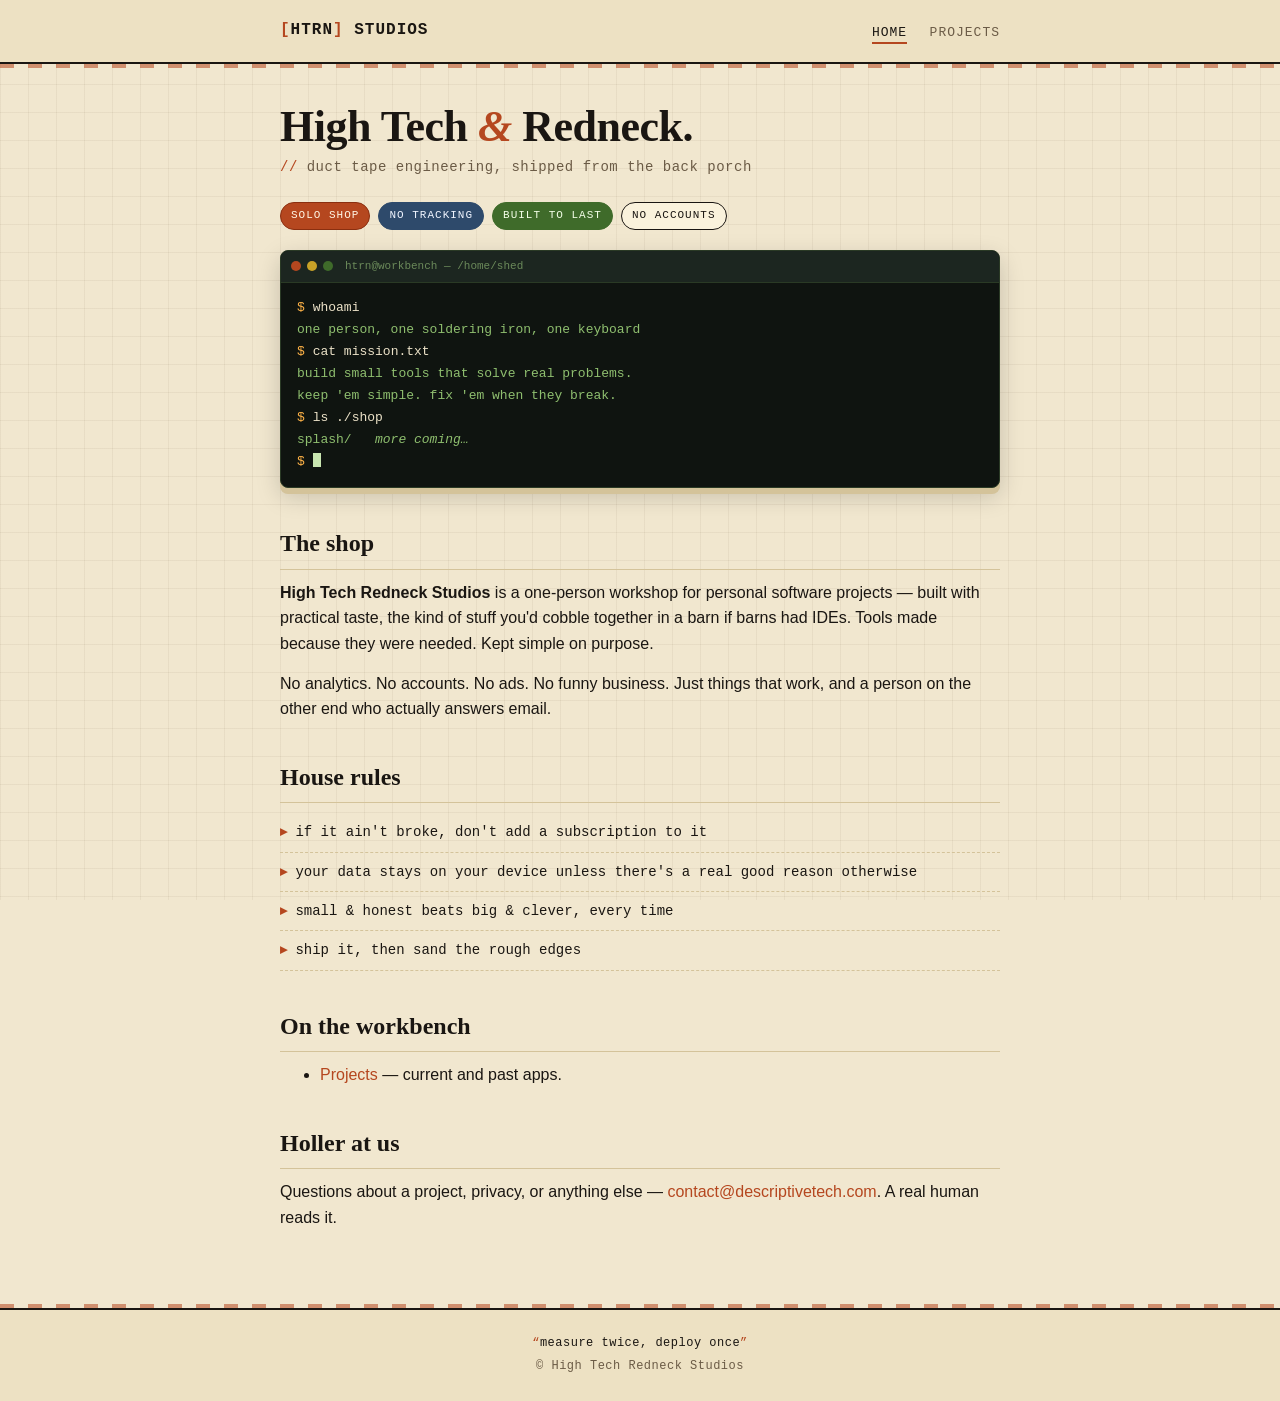
<file: index.html>
<!doctype html>
<html lang="en">
<head>
  <meta charset="utf-8" />
  <meta name="viewport" content="width=device-width,initial-scale=1" />
  <title>High Tech Redneck Studios</title>
  <meta name="description" content="A one-person workshop building small, useful software. Duct tape engineering for the modern porch." />
  <link rel="stylesheet" href="./style.css" />
</head>
<body>
  <header class="site">
    <div class="inner">
      <a class="brand" href="./"><span class="bracket">[</span>HTRN<span class="bracket">]</span> Studios</a>
      <nav>
        <a href="./" class="active">Home</a>
        <a href="./projects.html">Projects</a>
      </nav>
    </div>
  </header>

  <main class="wrap">
    <h1>High Tech <span class="ampersand">&amp;</span> Redneck.</h1>
    <p class="lead">duct tape engineering, shipped from the back porch</p>

    <div class="tags">
      <span class="tag rust">solo shop</span>
      <span class="tag denim">no tracking</span>
      <span class="tag moss">built to last</span>
      <span class="tag">no accounts</span>
    </div>

    <div class="terminal" aria-hidden="true">
      <div class="bar"><span class="dot"></span> htrn@workbench — /home/shed</div>
      <div class="body">
        <div><span class="prompt">$</span> <span class="cmd">whoami</span></div>
        <div class="out">one person, one soldering iron, one keyboard</div>
        <div><span class="prompt">$</span> <span class="cmd">cat mission.txt</span></div>
        <div class="out">build small tools that solve real problems.</div>
        <div class="out">keep 'em simple. fix 'em when they break.</div>
        <div><span class="prompt">$</span> <span class="cmd">ls ./shop</span></div>
        <div class="out">splash/  &nbsp; <em>more coming…</em></div>
        <div><span class="prompt">$</span> <span class="cursor"></span></div>
      </div>
    </div>

    <h2>The shop</h2>
    <p>
      <strong>High Tech Redneck Studios</strong> is a one-person workshop for personal
      software projects — built with practical taste, the kind of stuff you'd cobble
      together in a barn if barns had IDEs. Tools made because they were needed.
      Kept simple on purpose.
    </p>
    <p>
      No analytics. No accounts. No ads. No funny business. Just things that work,
      and a person on the other end who actually answers email.
    </p>

    <h2>House rules</h2>
    <ul class="workbench">
      <li>if it ain't broke, don't add a subscription to it</li>
      <li>your data stays on your device unless there's a real good reason otherwise</li>
      <li>small &amp; honest beats big &amp; clever, every time</li>
      <li>ship it, then sand the rough edges</li>
    </ul>

    <h2>On the workbench</h2>
    <ul>
      <li><a href="./projects.html">Projects</a> — current and past apps.</li>
    </ul>

    <h2>Holler at us</h2>
    <p>
      Questions about a project, privacy, or anything else —
      <a href="mailto:contact@descriptivetech.com">contact@descriptivetech.com</a>.
      A real human reads it.
    </p>
  </main>

  <footer class="site">
    <span class="motto">measure twice, deploy once</span>
    © High Tech Redneck Studios
  </footer>
</body>
</html>
</file>
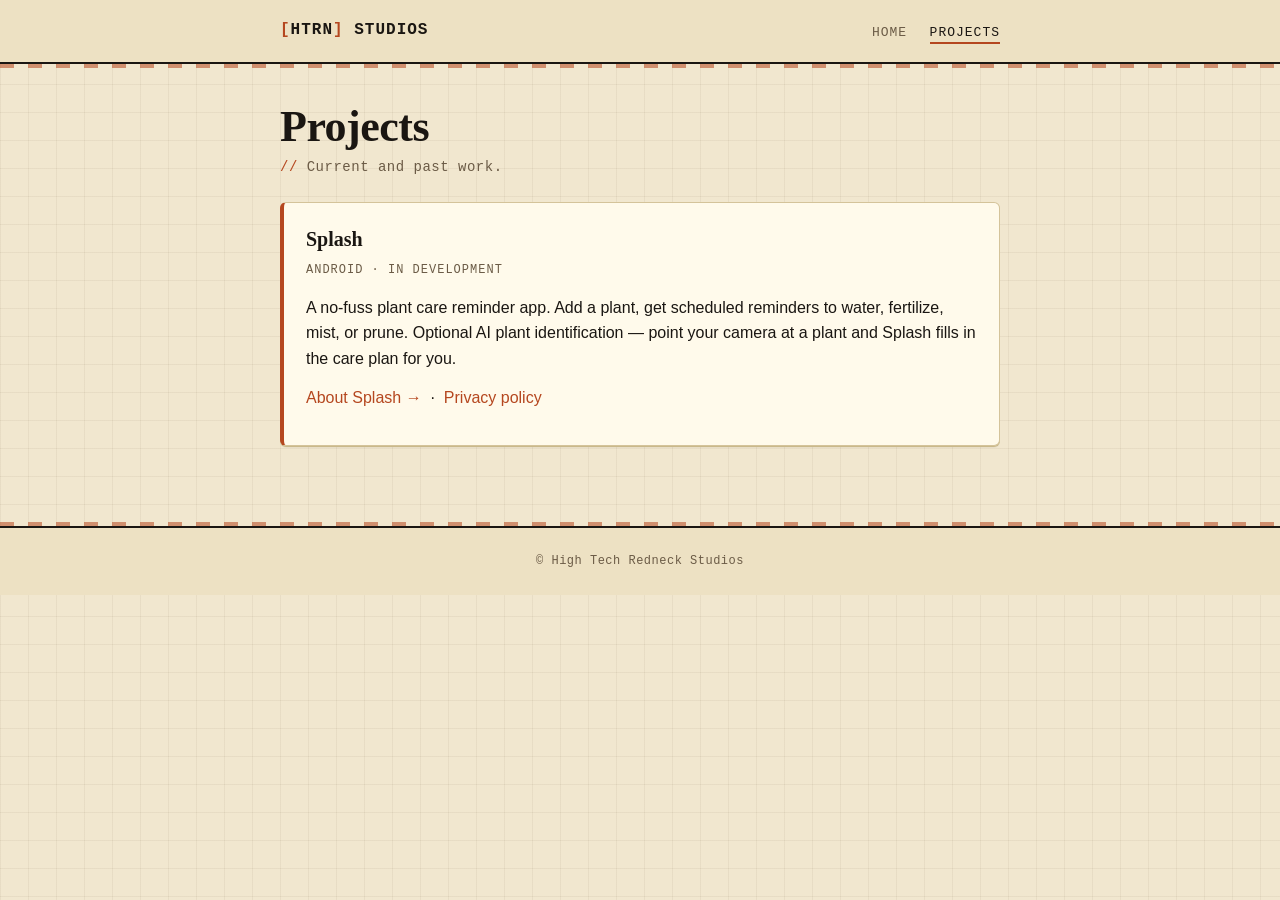
<file: projects.html>
<!doctype html>
<html lang="en">
<head>
  <meta charset="utf-8" />
  <meta name="viewport" content="width=device-width,initial-scale=1" />
  <title>Projects · High Tech Redneck Studios</title>
  <link rel="stylesheet" href="./style.css" />
</head>
<body>
  <header class="site">
    <div class="inner">
      <a class="brand" href="./"><span class="bracket">[</span>HTRN<span class="bracket">]</span> Studios</a>
      <nav>
        <a href="./">Home</a>
        <a href="./projects.html" class="active">Projects</a>
      </nav>
    </div>
  </header>

  <main class="wrap">
    <h1>Projects</h1>
    <p class="lead">Current and past work.</p>

    <div class="card">
      <h3><a href="./projects/splash.html">Splash</a></h3>
      <p class="meta">Android · in development</p>
      <p>
        A no-fuss plant care reminder app. Add a plant, get scheduled reminders to water,
        fertilize, mist, or prune. Optional AI plant identification — point your camera at
        a plant and Splash fills in the care plan for you.
      </p>
      <p>
        <a href="./projects/splash.html">About Splash →</a>
        &nbsp;·&nbsp;
        <a href="./projects/splash-privacy.html">Privacy policy</a>
      </p>
    </div>
  </main>

  <footer class="site">© High Tech Redneck Studios</footer>
</body>
</html>
</file>
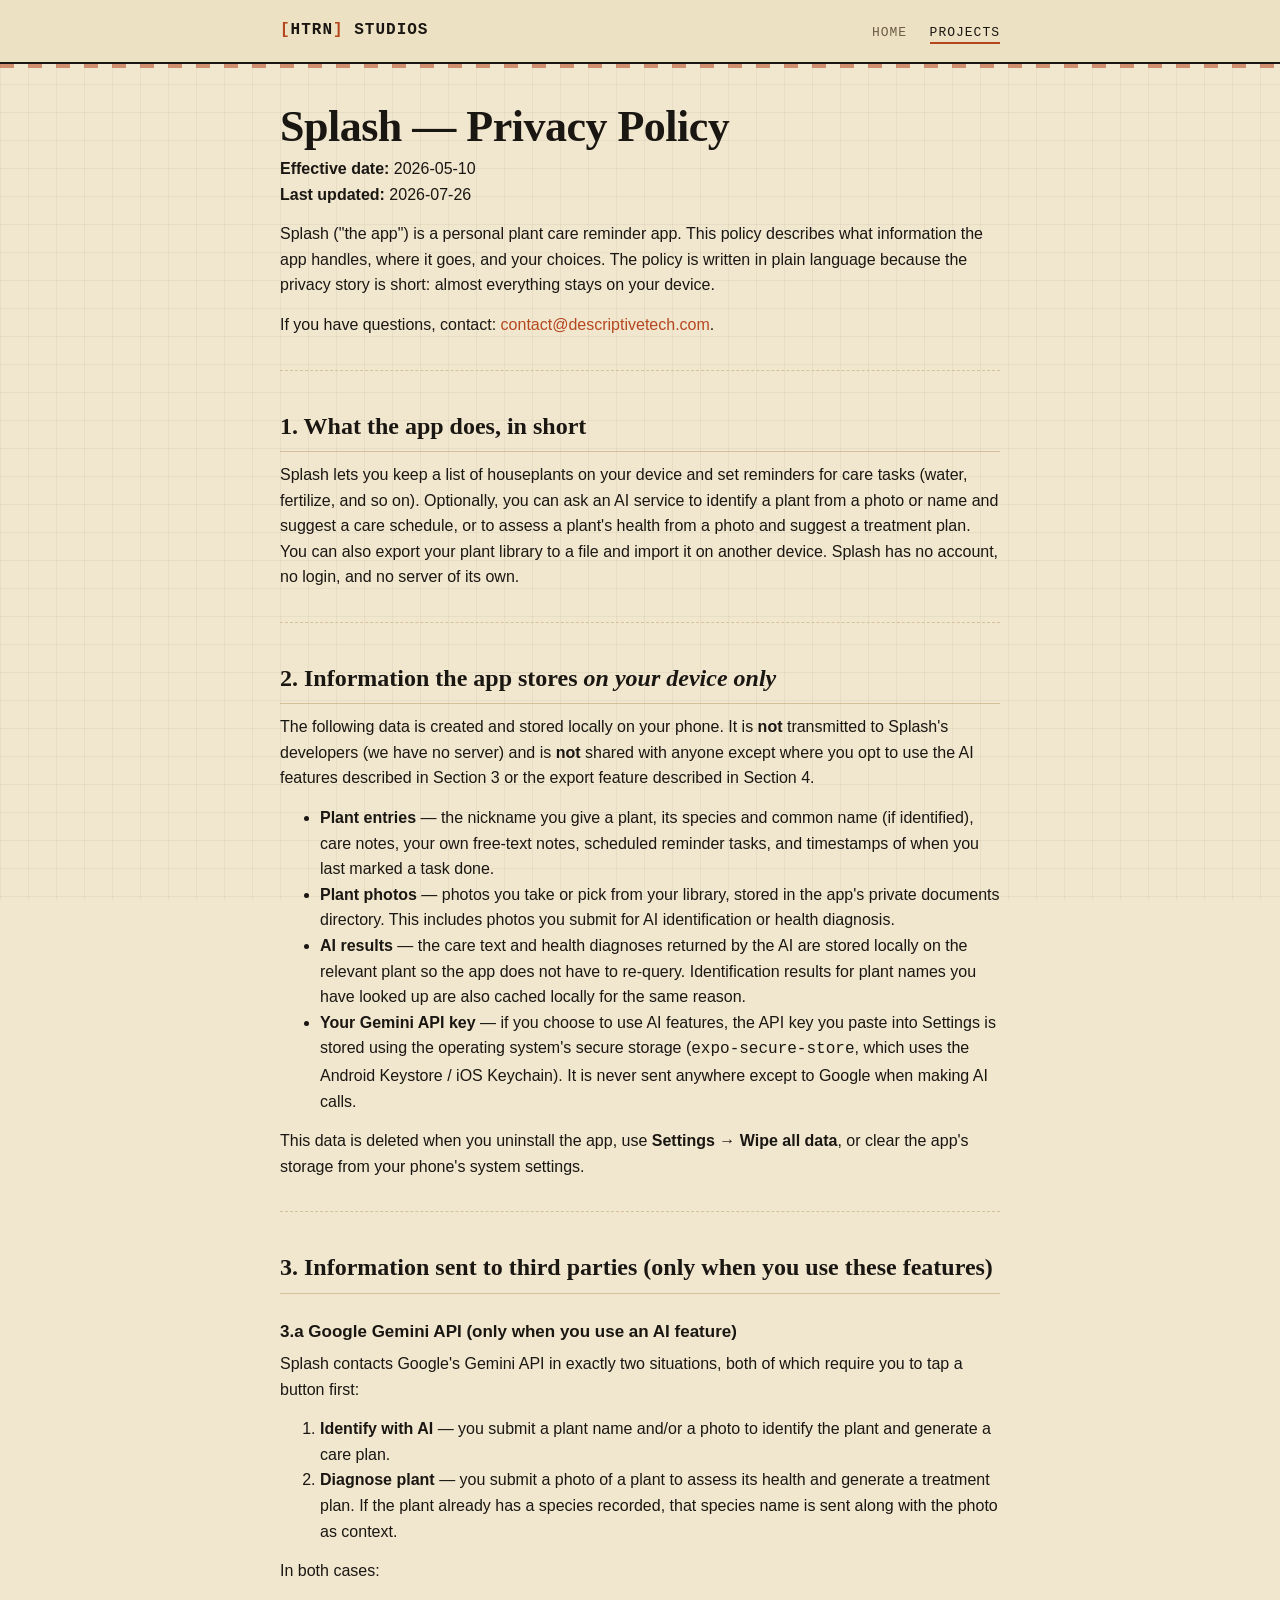
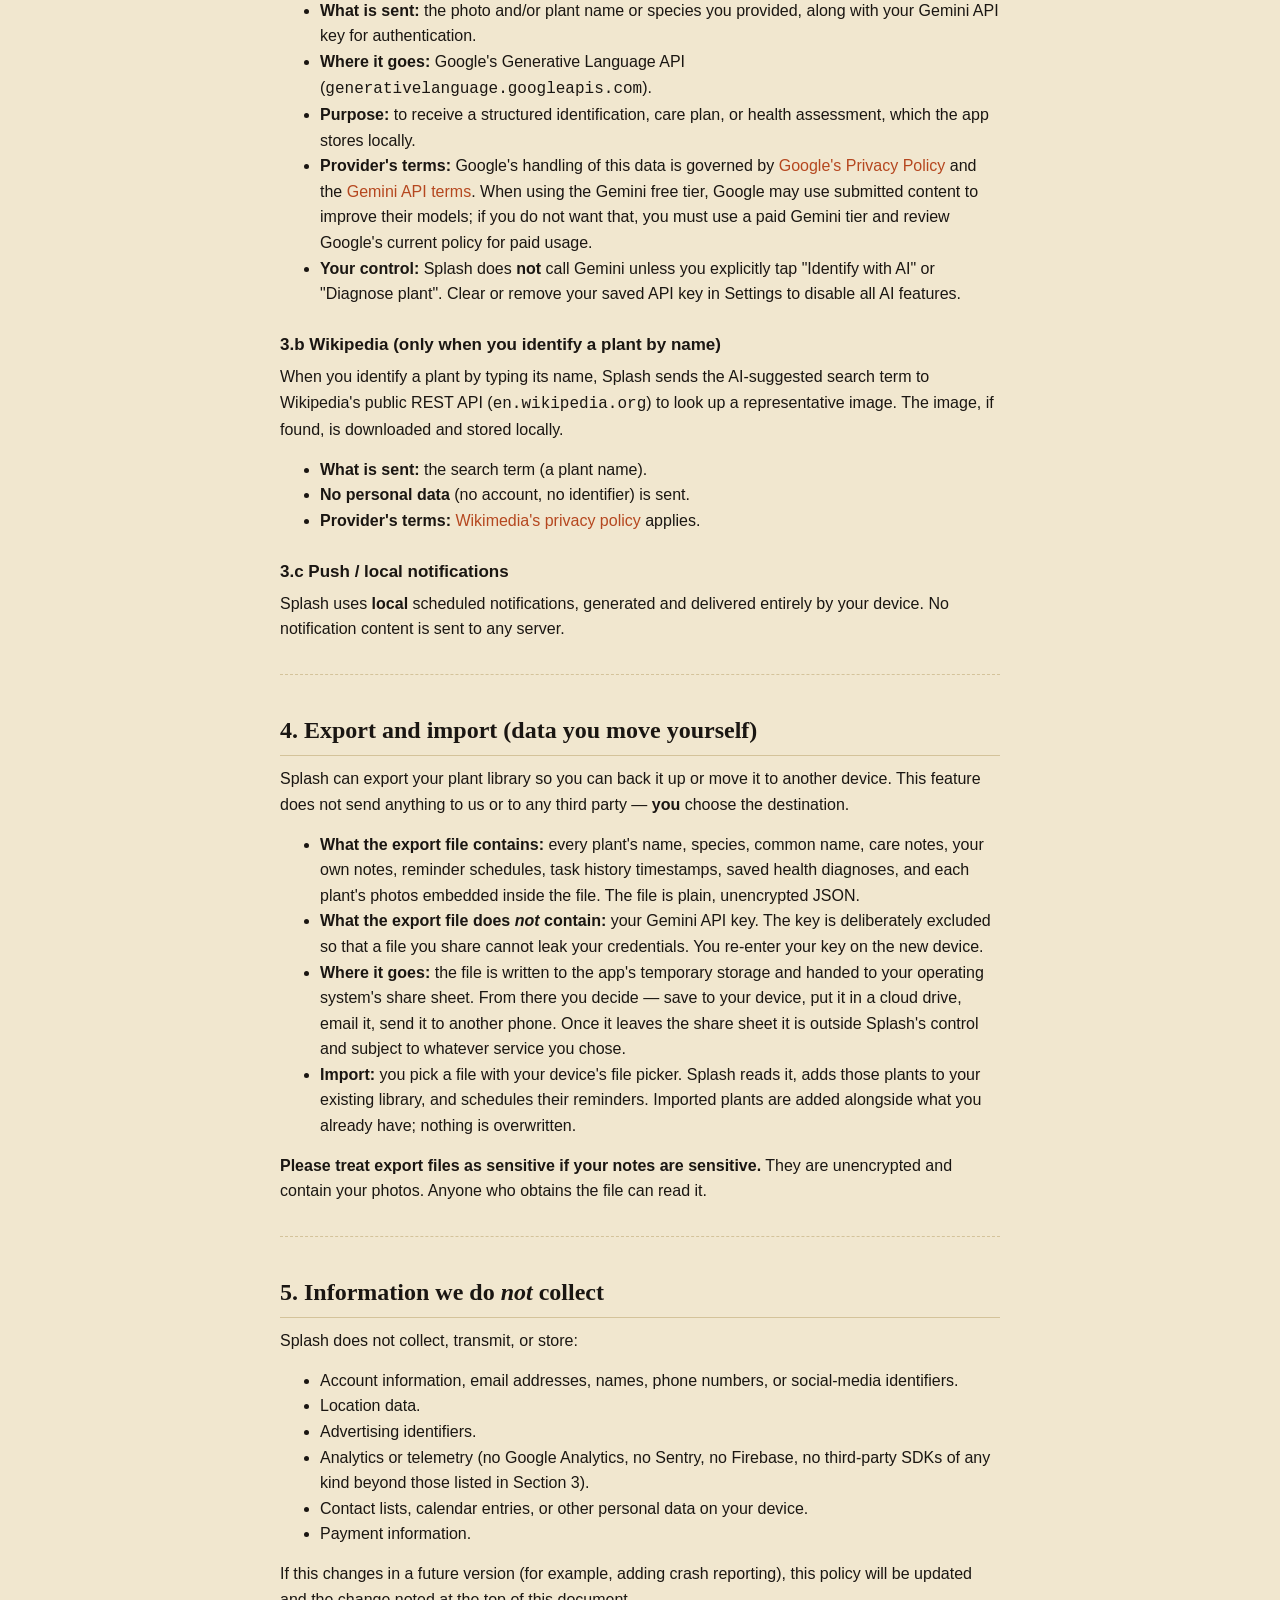
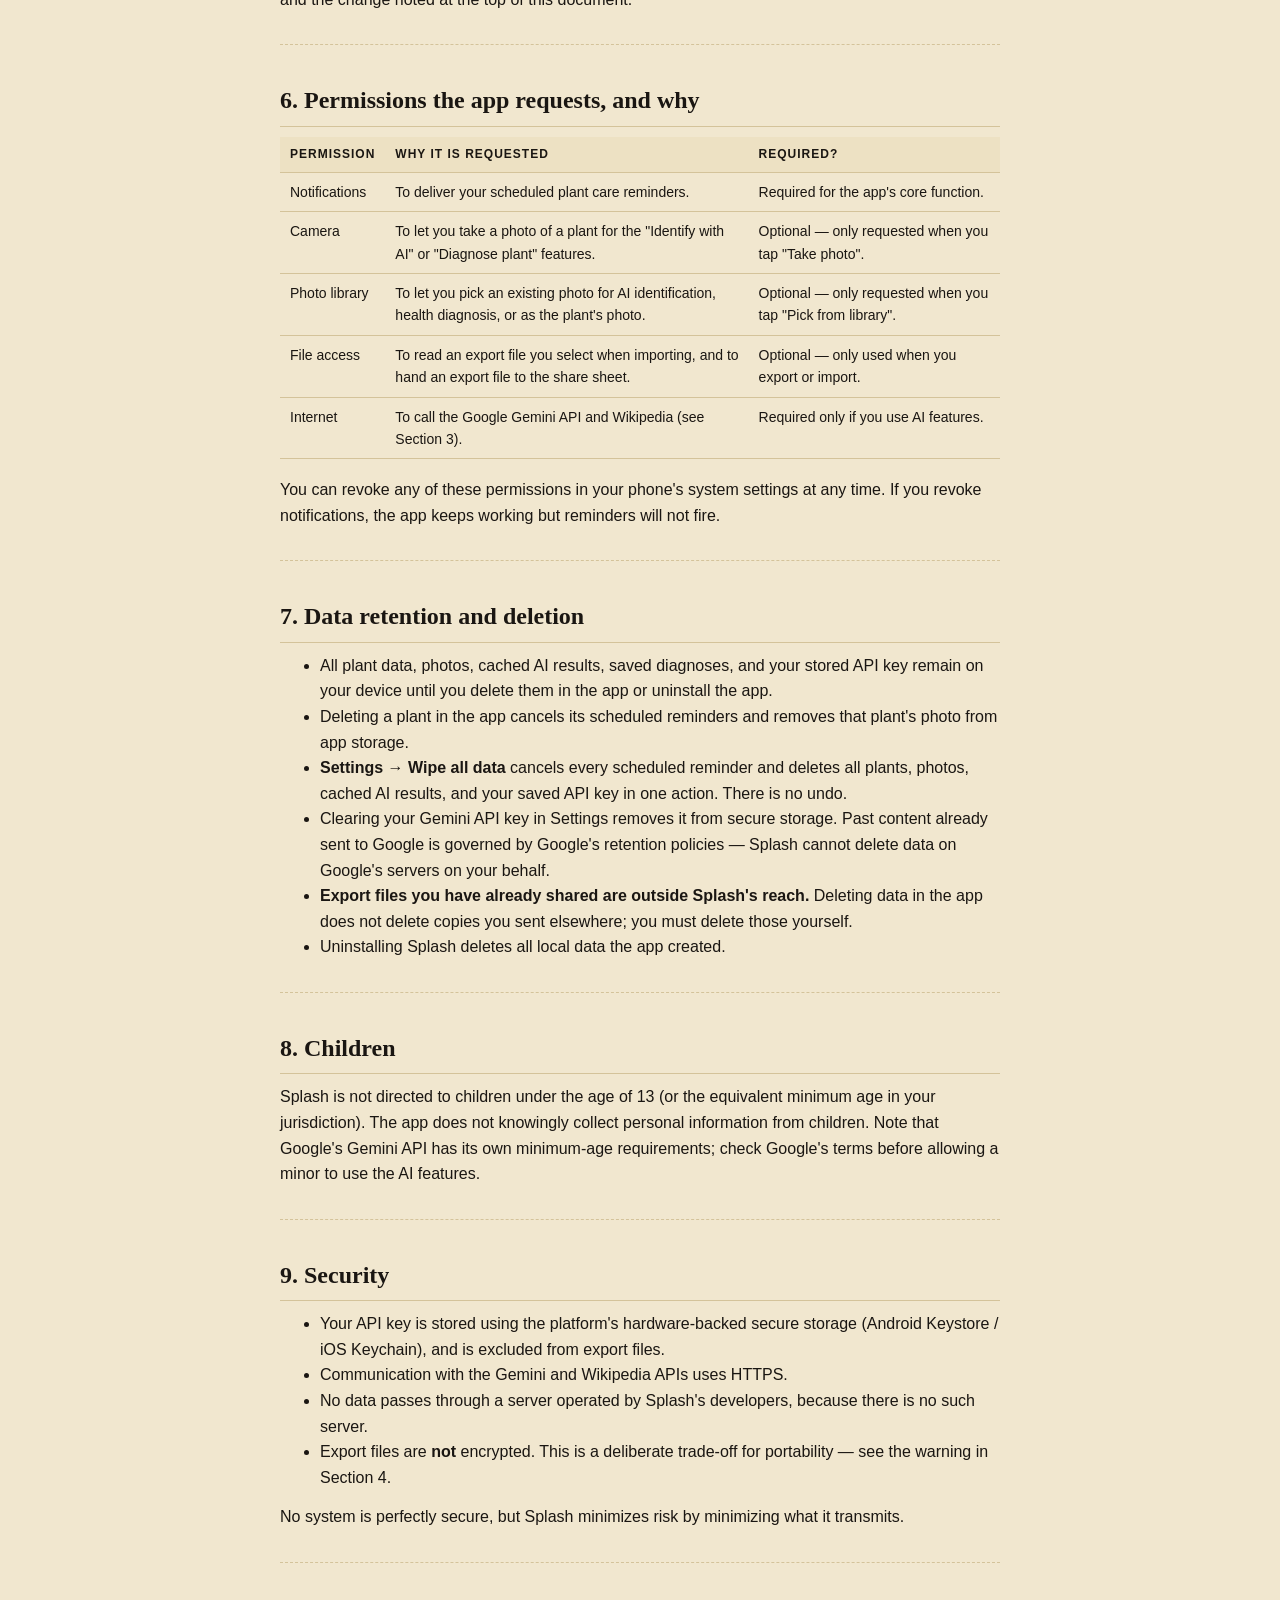
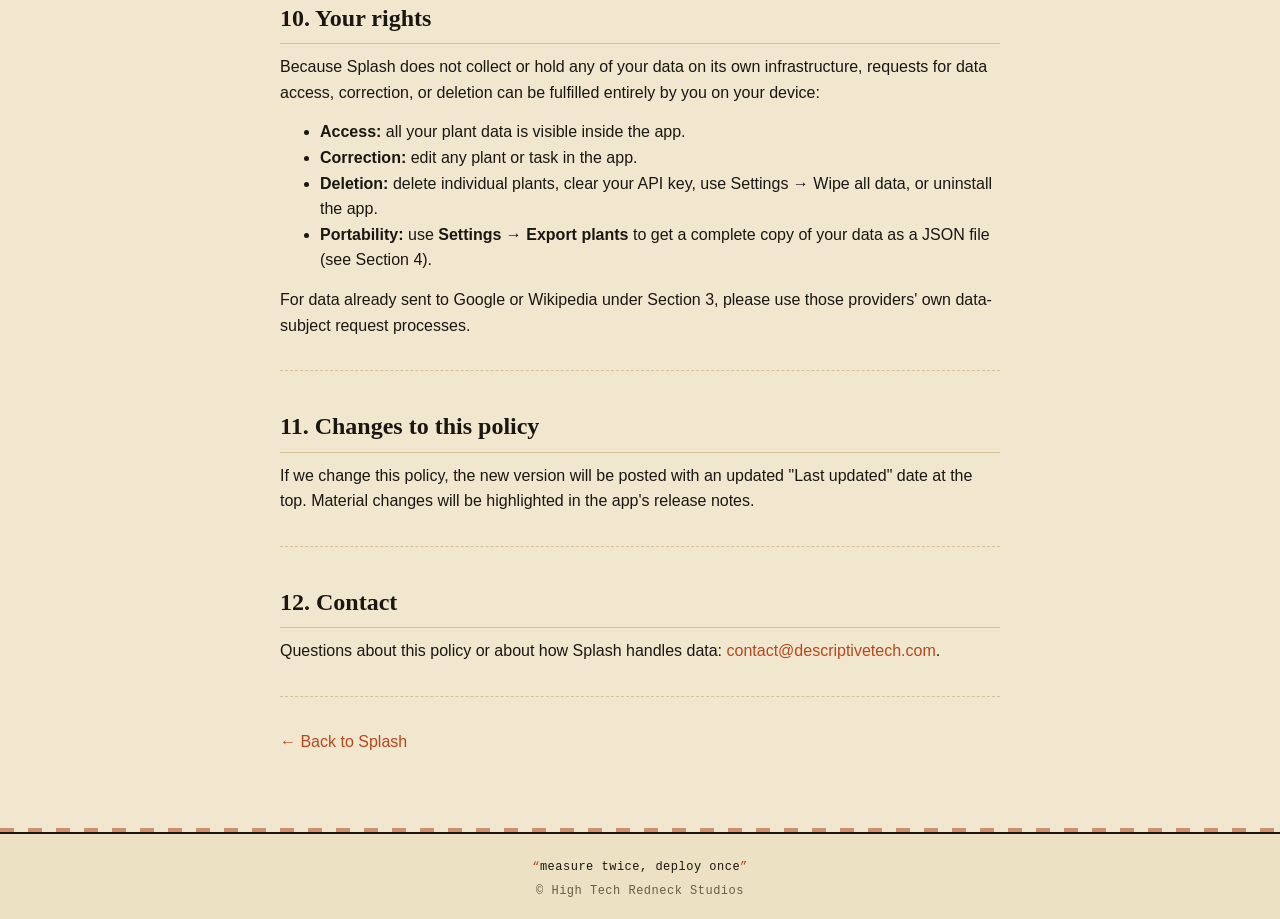
<file: projects/splash-privacy.html>
<!doctype html>
<html lang="en">
<head>
  <meta charset="utf-8" />
  <meta name="viewport" content="width=device-width,initial-scale=1" />
  <title>Splash — Privacy Policy · High Tech Redneck Studios</title>
  <meta name="description" content="Privacy policy for Splash, the plant care reminder app. Almost everything stays on your device." />
  <link rel="stylesheet" href="../style.css" />
</head>
<body>
  <header class="site">
    <div class="inner">
      <a class="brand" href="../"><span class="bracket">[</span>HTRN<span class="bracket">]</span> Studios</a>
      <nav>
        <a href="../">Home</a>
        <a href="../projects.html" class="active">Projects</a>
      </nav>
    </div>
  </header>

  <main class="wrap">
    <h1>Splash — Privacy Policy</h1>
    <p><strong>Effective date:</strong> 2026-05-10<br />
       <strong>Last updated:</strong> 2026-07-26</p>

    <p>
      Splash ("the app") is a personal plant care reminder app. This policy describes what
      information the app handles, where it goes, and your choices. The policy is written in
      plain language because the privacy story is short: almost everything stays on your device.
    </p>
    <p>If you have questions, contact: <a href="mailto:contact@descriptivetech.com">contact@descriptivetech.com</a>.</p>

    <hr />

    <h2>1. What the app does, in short</h2>
    <p>
      Splash lets you keep a list of houseplants on your device and set reminders for care tasks
      (water, fertilize, and so on). Optionally, you can ask an AI service to identify a plant
      from a photo or name and suggest a care schedule, or to assess a plant's health from a
      photo and suggest a treatment plan. You can also export your plant library to a file and
      import it on another device. Splash has no account, no login, and no server of its own.
    </p>

    <hr />

    <h2>2. Information the app stores <em>on your device only</em></h2>
    <p>
      The following data is created and stored locally on your phone. It is <strong>not</strong>
      transmitted to Splash's developers (we have no server) and is <strong>not</strong> shared
      with anyone except where you opt to use the AI features described in Section 3 or the
      export feature described in Section 4.
    </p>
    <ul>
      <li><strong>Plant entries</strong> — the nickname you give a plant, its species and common
        name (if identified), care notes, your own free-text notes, scheduled reminder tasks, and
        timestamps of when you last marked a task done.</li>
      <li><strong>Plant photos</strong> — photos you take or pick from your library, stored in
        the app's private documents directory. This includes photos you submit for AI
        identification or health diagnosis.</li>
      <li><strong>AI results</strong> — the care text and health diagnoses returned by the AI are
        stored locally on the relevant plant so the app does not have to re-query. Identification
        results for plant names you have looked up are also cached locally for the same reason.</li>
      <li><strong>Your Gemini API key</strong> — if you choose to use AI features, the API key
        you paste into Settings is stored using the operating system's secure storage
        (<code>expo-secure-store</code>, which uses the Android Keystore / iOS Keychain). It is
        never sent anywhere except to Google when making AI calls.</li>
    </ul>
    <p>
      This data is deleted when you uninstall the app, use <strong>Settings → Wipe all
      data</strong>, or clear the app's storage from your phone's system settings.
    </p>

    <hr />

    <h2>3. Information sent to third parties (only when you use these features)</h2>

    <h3>3.a Google Gemini API (only when you use an AI feature)</h3>
    <p>
      Splash contacts Google's Gemini API in exactly two situations, both of which require you to
      tap a button first:
    </p>
    <ol>
      <li><strong>Identify with AI</strong> — you submit a plant name and/or a photo to identify
        the plant and generate a care plan.</li>
      <li><strong>Diagnose plant</strong> — you submit a photo of a plant to assess its health
        and generate a treatment plan. If the plant already has a species recorded, that species
        name is sent along with the photo as context.</li>
    </ol>
    <p>In both cases:</p>
    <ul>
      <li><strong>What is sent:</strong> the photo and/or plant name or species you provided,
        along with your Gemini API key for authentication.</li>
      <li><strong>Where it goes:</strong> Google's Generative Language API
        (<code>generativelanguage.googleapis.com</code>).</li>
      <li><strong>Purpose:</strong> to receive a structured identification, care plan, or health
        assessment, which the app stores locally.</li>
      <li><strong>Provider's terms:</strong> Google's handling of this data is governed by
        <a href="https://policies.google.com/privacy">Google's Privacy Policy</a> and the
        <a href="https://ai.google.dev/gemini-api/terms">Gemini API terms</a>. When using the
        Gemini free tier, Google may use submitted content to improve their models; if you do
        not want that, you must use a paid Gemini tier and review Google's current policy for
        paid usage.</li>
      <li><strong>Your control:</strong> Splash does <strong>not</strong> call Gemini unless you
        explicitly tap "Identify with AI" or "Diagnose plant". Clear or remove your saved API key
        in Settings to disable all AI features.</li>
    </ul>

    <h3>3.b Wikipedia (only when you identify a plant by name)</h3>
    <p>
      When you identify a plant by typing its name, Splash sends the AI-suggested search term
      to Wikipedia's public REST API (<code>en.wikipedia.org</code>) to look up a representative
      image. The image, if found, is downloaded and stored locally.
    </p>
    <ul>
      <li><strong>What is sent:</strong> the search term (a plant name).</li>
      <li><strong>No personal data</strong> (no account, no identifier) is sent.</li>
      <li><strong>Provider's terms:</strong>
        <a href="https://foundation.wikimedia.org/wiki/Privacy_policy">Wikimedia's privacy policy</a> applies.</li>
    </ul>

    <h3>3.c Push / local notifications</h3>
    <p>
      Splash uses <strong>local</strong> scheduled notifications, generated and delivered
      entirely by your device. No notification content is sent to any server.
    </p>

    <hr />

    <h2>4. Export and import (data you move yourself)</h2>
    <p>
      Splash can export your plant library so you can back it up or move it to another device.
      This feature does not send anything to us or to any third party — <strong>you</strong>
      choose the destination.
    </p>
    <ul>
      <li><strong>What the export file contains:</strong> every plant's name, species, common
        name, care notes, your own notes, reminder schedules, task history timestamps, saved
        health diagnoses, and each plant's photos embedded inside the file. The file is plain,
        unencrypted JSON.</li>
      <li><strong>What the export file does <em>not</em> contain:</strong> your Gemini API key.
        The key is deliberately excluded so that a file you share cannot leak your credentials.
        You re-enter your key on the new device.</li>
      <li><strong>Where it goes:</strong> the file is written to the app's temporary storage and
        handed to your operating system's share sheet. From there you decide — save to your
        device, put it in a cloud drive, email it, send it to another phone. Once it leaves the
        share sheet it is outside Splash's control and subject to whatever service you chose.</li>
      <li><strong>Import:</strong> you pick a file with your device's file picker. Splash reads
        it, adds those plants to your existing library, and schedules their reminders. Imported
        plants are added alongside what you already have; nothing is overwritten.</li>
    </ul>
    <p>
      <strong>Please treat export files as sensitive if your notes are sensitive.</strong> They
      are unencrypted and contain your photos. Anyone who obtains the file can read it.
    </p>

    <hr />

    <h2>5. Information we do <em>not</em> collect</h2>
    <p>Splash does not collect, transmit, or store:</p>
    <ul>
      <li>Account information, email addresses, names, phone numbers, or social-media identifiers.</li>
      <li>Location data.</li>
      <li>Advertising identifiers.</li>
      <li>Analytics or telemetry (no Google Analytics, no Sentry, no Firebase, no third-party
        SDKs of any kind beyond those listed in Section 3).</li>
      <li>Contact lists, calendar entries, or other personal data on your device.</li>
      <li>Payment information.</li>
    </ul>
    <p>
      If this changes in a future version (for example, adding crash reporting), this policy
      will be updated and the change noted at the top of this document.
    </p>

    <hr />

    <h2>6. Permissions the app requests, and why</h2>
    <table>
      <thead>
        <tr><th>Permission</th><th>Why it is requested</th><th>Required?</th></tr>
      </thead>
      <tbody>
        <tr>
          <td>Notifications</td>
          <td>To deliver your scheduled plant care reminders.</td>
          <td>Required for the app's core function.</td>
        </tr>
        <tr>
          <td>Camera</td>
          <td>To let you take a photo of a plant for the "Identify with AI" or "Diagnose plant" features.</td>
          <td>Optional — only requested when you tap "Take photo".</td>
        </tr>
        <tr>
          <td>Photo library</td>
          <td>To let you pick an existing photo for AI identification, health diagnosis, or as the plant's photo.</td>
          <td>Optional — only requested when you tap "Pick from library".</td>
        </tr>
        <tr>
          <td>File access</td>
          <td>To read an export file you select when importing, and to hand an export file to the share sheet.</td>
          <td>Optional — only used when you export or import.</td>
        </tr>
        <tr>
          <td>Internet</td>
          <td>To call the Google Gemini API and Wikipedia (see Section 3).</td>
          <td>Required only if you use AI features.</td>
        </tr>
      </tbody>
    </table>
    <p>
      You can revoke any of these permissions in your phone's system settings at any time. If
      you revoke notifications, the app keeps working but reminders will not fire.
    </p>

    <hr />

    <h2>7. Data retention and deletion</h2>
    <ul>
      <li>All plant data, photos, cached AI results, saved diagnoses, and your stored API key
        remain on your device until you delete them in the app or uninstall the app.</li>
      <li>Deleting a plant in the app cancels its scheduled reminders and removes that plant's
        photo from app storage.</li>
      <li><strong>Settings → Wipe all data</strong> cancels every scheduled reminder and deletes
        all plants, photos, cached AI results, and your saved API key in one action. There is no
        undo.</li>
      <li>Clearing your Gemini API key in Settings removes it from secure storage. Past content
        already sent to Google is governed by Google's retention policies — Splash cannot delete
        data on Google's servers on your behalf.</li>
      <li><strong>Export files you have already shared are outside Splash's reach.</strong>
        Deleting data in the app does not delete copies you sent elsewhere; you must delete those
        yourself.</li>
      <li>Uninstalling Splash deletes all local data the app created.</li>
    </ul>

    <hr />

    <h2>8. Children</h2>
    <p>
      Splash is not directed to children under the age of 13 (or the equivalent minimum age in
      your jurisdiction). The app does not knowingly collect personal information from children.
      Note that Google's Gemini API has its own minimum-age requirements; check Google's terms
      before allowing a minor to use the AI features.
    </p>

    <hr />

    <h2>9. Security</h2>
    <ul>
      <li>Your API key is stored using the platform's hardware-backed secure storage (Android
        Keystore / iOS Keychain), and is excluded from export files.</li>
      <li>Communication with the Gemini and Wikipedia APIs uses HTTPS.</li>
      <li>No data passes through a server operated by Splash's developers, because there is no
        such server.</li>
      <li>Export files are <strong>not</strong> encrypted. This is a deliberate trade-off for
        portability — see the warning in Section 4.</li>
    </ul>
    <p>No system is perfectly secure, but Splash minimizes risk by minimizing what it transmits.</p>

    <hr />

    <h2>10. Your rights</h2>
    <p>
      Because Splash does not collect or hold any of your data on its own infrastructure,
      requests for data access, correction, or deletion can be fulfilled entirely by you on your
      device:
    </p>
    <ul>
      <li><strong>Access:</strong> all your plant data is visible inside the app.</li>
      <li><strong>Correction:</strong> edit any plant or task in the app.</li>
      <li><strong>Deletion:</strong> delete individual plants, clear your API key, use Settings →
        Wipe all data, or uninstall the app.</li>
      <li><strong>Portability:</strong> use <strong>Settings → Export plants</strong> to get a
        complete copy of your data as a JSON file (see Section 4).</li>
    </ul>
    <p>
      For data already sent to Google or Wikipedia under Section 3, please use those providers'
      own data-subject request processes.
    </p>

    <hr />

    <h2>11. Changes to this policy</h2>
    <p>
      If we change this policy, the new version will be posted with an updated "Last updated"
      date at the top. Material changes will be highlighted in the app's release notes.
    </p>

    <hr />

    <h2>12. Contact</h2>
    <p>
      Questions about this policy or about how Splash handles data:
      <a href="mailto:contact@descriptivetech.com">contact@descriptivetech.com</a>.
    </p>

    <hr />

    <p><a href="./splash.html">← Back to Splash</a></p>
  </main>

  <footer class="site">
    <span class="motto">measure twice, deploy once</span>
    © High Tech Redneck Studios
  </footer>
</body>
</html>
</file>
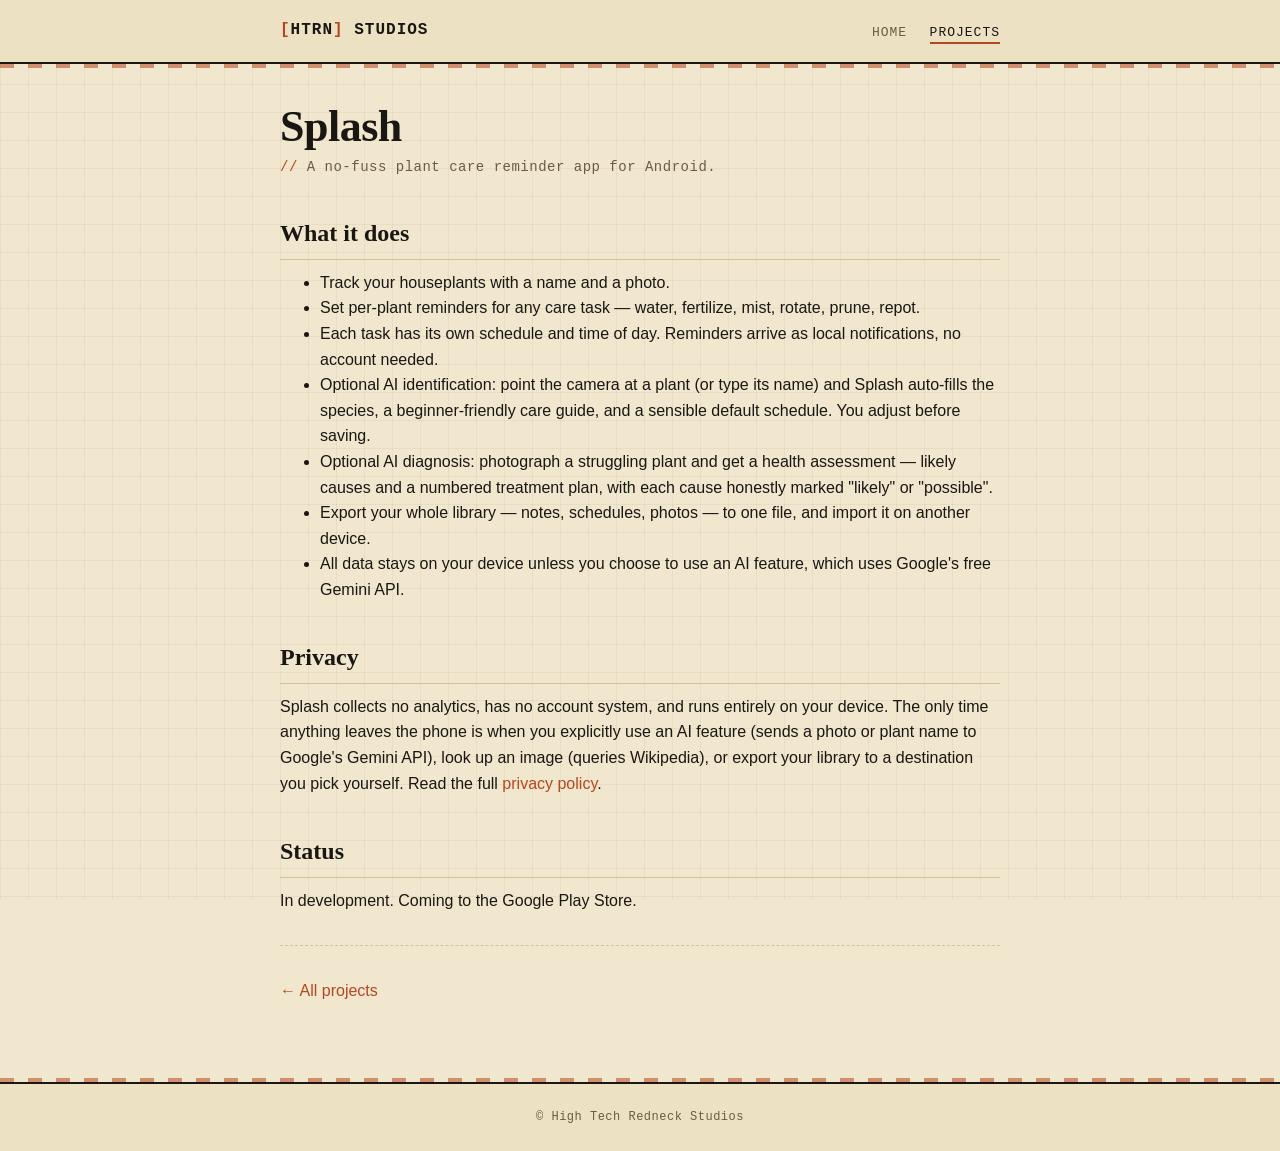
<file: projects/splash.html>
<!doctype html>
<html lang="en">
<head>
  <meta charset="utf-8" />
  <meta name="viewport" content="width=device-width,initial-scale=1" />
  <title>Splash · High Tech Redneck Studios</title>
  <link rel="stylesheet" href="../style.css" />
</head>
<body>
  <header class="site">
    <div class="inner">
      <a class="brand" href="../"><span class="bracket">[</span>HTRN<span class="bracket">]</span> Studios</a>
      <nav>
        <a href="../">Home</a>
        <a href="../projects.html" class="active">Projects</a>
      </nav>
    </div>
  </header>

  <main class="wrap">
    <h1>Splash</h1>
    <p class="lead">A no-fuss plant care reminder app for Android.</p>

    <h2>What it does</h2>
    <ul>
      <li>Track your houseplants with a name and a photo.</li>
      <li>Set per-plant reminders for any care task — water, fertilize, mist, rotate, prune, repot.</li>
      <li>Each task has its own schedule and time of day. Reminders arrive as local notifications, no account needed.</li>
      <li>Optional AI identification: point the camera at a plant (or type its name) and Splash auto-fills the species, a beginner-friendly care guide, and a sensible default schedule. You adjust before saving.</li>
      <li>Optional AI diagnosis: photograph a struggling plant and get a health assessment — likely causes and a numbered treatment plan, with each cause honestly marked "likely" or "possible".</li>
      <li>Export your whole library — notes, schedules, photos — to one file, and import it on another device.</li>
      <li>All data stays on your device unless you choose to use an AI feature, which uses Google's free Gemini API.</li>
    </ul>

    <h2>Privacy</h2>
    <p>
      Splash collects no analytics, has no account system, and runs entirely on your device.
      The only time anything leaves the phone is when you explicitly use an AI feature
      (sends a photo or plant name to Google's Gemini API), look up an image (queries
      Wikipedia), or export your library to a destination you pick yourself. Read the full
      <a href="./splash-privacy.html">privacy policy</a>.
    </p>

    <h2>Status</h2>
    <p>In development. Coming to the Google Play Store.</p>

    <hr />
    <p><a href="../projects.html">← All projects</a></p>
  </main>

  <footer class="site">© High Tech Redneck Studios</footer>
</body>
</html>
</file>
<file: style.css>
:root {
  --bg: #f1e7cf;
  --bg-tint: #ede1c3;
  --paper: #faf2dc;
  --ink: #1a1612;
  --muted: #6b5b46;
  --rust: #b5471f;
  --rust-dark: #8a2f10;
  --denim: #2e4a6b;
  --moss: #3f6b2a;
  --rule: #d4c39a;
  --card: #fffaeb;
  --shadow: 0 1px 0 #c9b88a, 0 2px 0 rgba(0,0,0,0.04);
  --grid: rgba(80, 60, 30, 0.06);
}

@media (prefers-color-scheme: dark) {
  :root {
    --bg: #15130f;
    --bg-tint: #1c1916;
    --paper: #1f1c17;
    --ink: #ece2c8;
    --muted: #9c8b6b;
    --rust: #e07042;
    --rust-dark: #b5471f;
    --denim: #7aa4d6;
    --moss: #8bc46a;
    --rule: #3a3225;
    --card: #1e1b16;
    --shadow: 0 1px 0 #000;
    --grid: rgba(255, 220, 150, 0.04);
  }
}

* { box-sizing: border-box; }

html, body {
  margin: 0;
  padding: 0;
  background: var(--bg);
  color: var(--ink);
  font: 16px/1.6 -apple-system, BlinkMacSystemFont, "Segoe UI", Roboto, "Helvetica Neue", Arial, sans-serif;
  background-image:
    linear-gradient(var(--grid) 1px, transparent 1px),
    linear-gradient(90deg, var(--grid) 1px, transparent 1px);
  background-size: 28px 28px, 28px 28px;
  background-attachment: fixed;
}

a { color: var(--rust); text-decoration: none; border-bottom: 1px dashed transparent; }
a:hover { border-bottom-color: var(--rust); }

.wrap {
  max-width: 760px;
  margin: 0 auto;
  padding: 28px 20px 64px;
}

/* ---------- header ---------- */
header.site {
  border-bottom: 2px solid var(--ink);
  background: var(--bg-tint);
  position: relative;
}
header.site::after {
  content: "";
  position: absolute;
  left: 0; right: 0; bottom: -6px;
  height: 4px;
  background: repeating-linear-gradient(
    90deg,
    var(--rust) 0 14px,
    transparent 14px 28px
  );
  opacity: 0.55;
}
header.site .inner {
  max-width: 760px;
  margin: 0 auto;
  padding: 18px 20px;
  display: flex;
  align-items: center;
  justify-content: space-between;
  flex-wrap: wrap;
  gap: 12px;
}
header.site .brand {
  font-family: "Courier New", ui-monospace, Consolas, monospace;
  font-weight: 700;
  font-size: 16px;
  color: var(--ink);
  letter-spacing: 1px;
  text-transform: uppercase;
  border-bottom: none;
}
header.site .brand .bracket { color: var(--rust); }
header.site nav a {
  margin-left: 18px;
  color: var(--muted);
  font-family: ui-monospace, "Courier New", Consolas, monospace;
  font-size: 13px;
  text-transform: uppercase;
  letter-spacing: 1px;
  border-bottom: none;
}
header.site nav a:hover,
header.site nav a.active {
  color: var(--ink);
  border-bottom: 2px solid var(--rust);
  padding-bottom: 2px;
}

/* ---------- type ---------- */
h1 {
  font-family: Georgia, "Times New Roman", serif;
  font-weight: 900;
  font-size: 44px;
  line-height: 1.05;
  margin: 12px 0 6px;
  letter-spacing: -0.5px;
  color: var(--ink);
}
h1 .ampersand { color: var(--rust); font-style: italic; }
h2 {
  font-family: Georgia, serif;
  font-size: 24px;
  margin: 36px 0 10px;
  padding-bottom: 6px;
  border-bottom: 1px solid var(--rule);
}
h3 { font-size: 17px; margin: 24px 0 6px; }
p, ul, ol { margin: 0 0 14px; }
hr { border: none; border-top: 1px dashed var(--rule); margin: 32px 0; }

.lead {
  font-family: ui-monospace, "Courier New", Consolas, monospace;
  font-size: 14px;
  color: var(--muted);
  margin-bottom: 24px;
  letter-spacing: 0.5px;
}
.lead::before { content: "// "; color: var(--rust); }

/* ---------- terminal banner ---------- */
.terminal {
  background: #0f1410;
  color: #c8e6b0;
  border: 1px solid #2a3a25;
  border-radius: 8px;
  font-family: ui-monospace, "Courier New", Consolas, monospace;
  font-size: 13px;
  line-height: 1.7;
  padding: 0;
  margin: 18px 0 28px;
  box-shadow: 0 6px 0 var(--rule), 0 8px 24px rgba(0,0,0,0.18);
  overflow: hidden;
}
.terminal .bar {
  background: #1c2620;
  border-bottom: 1px solid #2a3a25;
  padding: 6px 10px;
  display: flex;
  align-items: center;
  gap: 6px;
  color: #6b8a5a;
  font-size: 11px;
}
.terminal .bar .dot {
  width: 10px; height: 10px; border-radius: 50%;
  background: #b5471f;
  box-shadow: 16px 0 0 #c9a227, 32px 0 0 #3f6b2a;
  margin-right: 38px;
}
.terminal .body { padding: 14px 16px; }
.terminal .prompt { color: #ffb347; }
.terminal .cmd { color: #ece2c8; }
.terminal .out { color: #8fbf6f; }
.terminal .cursor {
  display: inline-block;
  width: 8px; height: 14px;
  background: #c8e6b0;
  vertical-align: -2px;
  animation: blink 1.05s steps(1) infinite;
}
@keyframes blink { 50% { opacity: 0; } }

/* ---------- shop tags / badges ---------- */
.tags { display: flex; flex-wrap: wrap; gap: 8px; margin: 6px 0 20px; }
.tag {
  font-family: ui-monospace, "Courier New", Consolas, monospace;
  font-size: 11px;
  text-transform: uppercase;
  letter-spacing: 1px;
  padding: 4px 10px;
  border: 1px solid var(--ink);
  border-radius: 999px;
  background: var(--paper);
  color: var(--ink);
}
.tag.rust { background: var(--rust); color: #fff7e6; border-color: var(--rust-dark); }
.tag.denim { background: var(--denim); color: #f0f5ff; border-color: var(--denim); }
.tag.moss { background: var(--moss); color: #f4ffe8; border-color: var(--moss); }

/* ---------- cards ---------- */
.card {
  background: var(--card);
  border: 1px solid var(--rule);
  border-left: 4px solid var(--rust);
  border-radius: 6px;
  padding: 20px 22px;
  margin-bottom: 16px;
  box-shadow: var(--shadow);
}
.card h3 { margin-top: 0; font-family: Georgia, serif; font-size: 20px; }
.card h3 a { color: var(--ink); border-bottom: none; }
.card h3 a:hover { color: var(--rust); }
.card .meta {
  color: var(--muted);
  font-size: 12px;
  font-family: ui-monospace, "Courier New", Consolas, monospace;
  text-transform: uppercase;
  letter-spacing: 1px;
}

/* ---------- workbench list ---------- */
.workbench { list-style: none; padding: 0; margin: 0 0 14px; }
.workbench li {
  padding: 8px 0;
  border-bottom: 1px dashed var(--rule);
  font-family: ui-monospace, "Courier New", Consolas, monospace;
  font-size: 14px;
}
.workbench li::before {
  content: "▸ ";
  color: var(--rust);
  font-weight: bold;
}

/* ---------- tables ---------- */
table {
  border-collapse: collapse;
  width: 100%;
  margin: 8px 0 18px;
  font-size: 14px;
}
th, td {
  text-align: left;
  padding: 8px 10px;
  border-bottom: 1px solid var(--rule);
  vertical-align: top;
}
th {
  background: var(--bg-tint);
  font-weight: 700;
  text-transform: uppercase;
  font-size: 12px;
  letter-spacing: 1px;
}

/* ---------- footer ---------- */
footer.site {
  border-top: 2px solid var(--ink);
  color: var(--muted);
  font-size: 12px;
  font-family: ui-monospace, "Courier New", Consolas, monospace;
  text-align: center;
  padding: 24px 12px;
  letter-spacing: 0.5px;
  background: var(--bg-tint);
  position: relative;
}
footer.site::before {
  content: "";
  position: absolute;
  left: 0; right: 0; top: -6px;
  height: 4px;
  background: repeating-linear-gradient(
    90deg,
    var(--rust) 0 14px,
    transparent 14px 28px
  );
  opacity: 0.55;
}
footer.site .motto {
  display: block;
  color: var(--ink);
  margin-bottom: 4px;
}
footer.site .motto::before { content: "“"; color: var(--rust); }
footer.site .motto::after  { content: "”"; color: var(--rust); }

/* ---------- responsive ---------- */
@media (max-width: 520px) {
  h1 { font-size: 34px; }
  header.site .inner { padding: 14px 16px; }
  header.site nav a { margin-left: 12px; }
  .terminal { font-size: 12px; }
}
</file>
